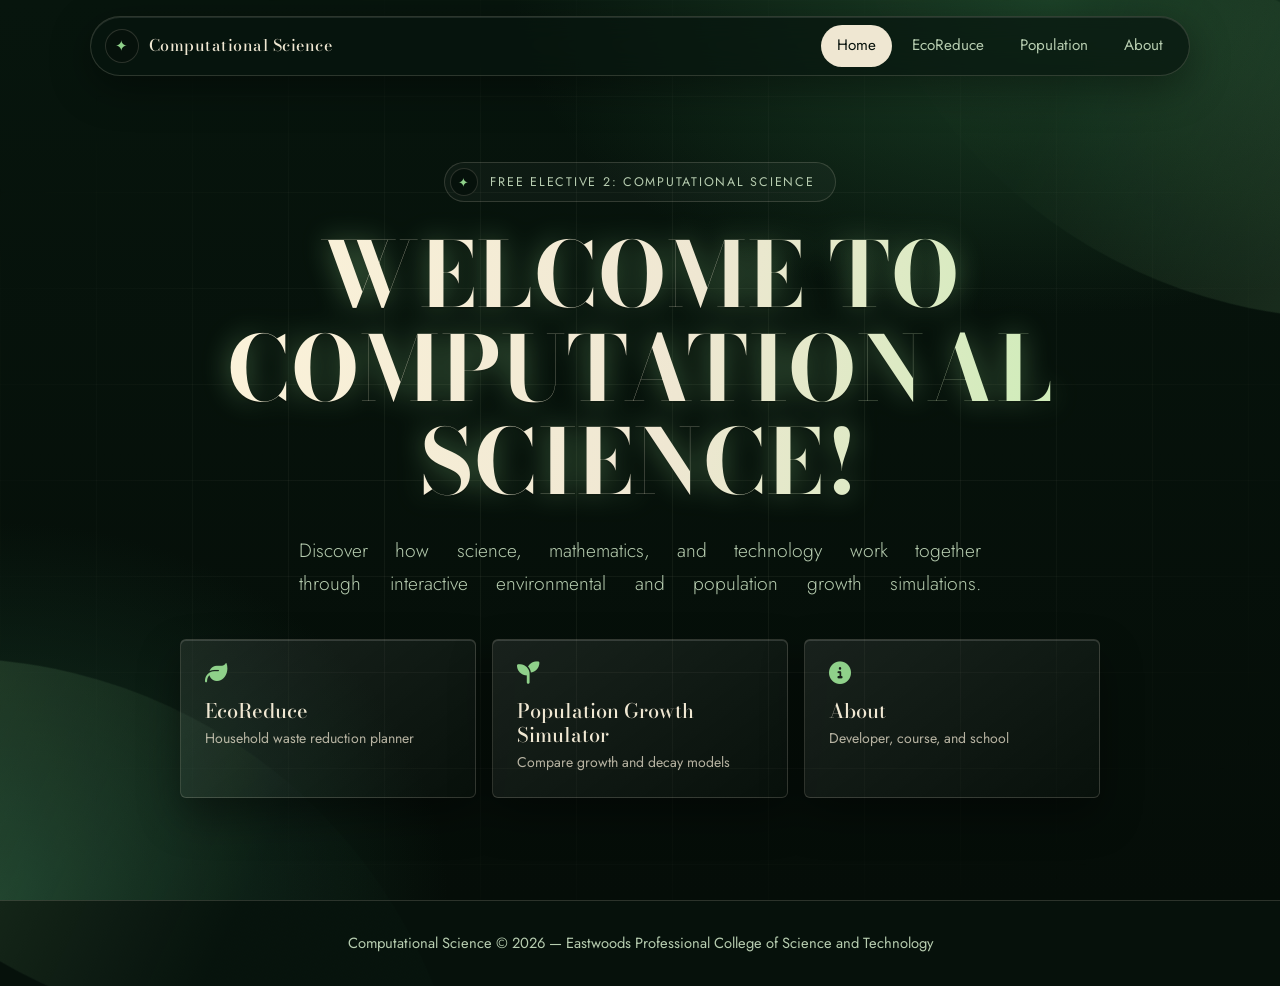
<file: index.html>
<!DOCTYPE html>
<html lang="en">
<head>
<meta charset="UTF-8">
<meta name="viewport" content="width=device-width, initial-scale=1">
<title>Computational Science</title>
<script>document.documentElement.classList.add('js')</script>
<link rel="preconnect" href="https://fonts.googleapis.com">
<link rel="preconnect" href="https://fonts.gstatic.com" crossorigin>
<link href="https://fonts.googleapis.com/css2?family=Bodoni+Moda:opsz,wght@6..96,400;6..96,500;6..96,700&family=Jost:wght@300;400;500;600&display=swap" rel="stylesheet">
<link rel="stylesheet" href="https://cdnjs.cloudflare.com/ajax/libs/font-awesome/6.6.0/css/all.min.css">
<link rel="stylesheet" href="css/style.css">
</head>
<body>
<nav class="nav">
  <a class="brand" href="index.html"><span class="emblem">&#10022;</span><span>Computational Science</span></a>
  <ul>
    <li><a class="link" href="index.html">Home</a></li>
    <li><a class="link" href="ecoreduce.html">EcoReduce</a></li>
    <li><a class="link" href="population.html">Population</a></li>
    <li><a class="link" href="about.html">About</a></li>
  </ul>
</nav>

<main class="wrap hero">
  <p class="pill"><span class="emblem">&#10022;</span>Free Elective 2: Computational Science</p>
  <h1 class="display shimmer">Welcome to Computational Science!</h1>
  <p class="lead">Discover how science, mathematics, and technology work together through interactive environmental and population growth simulations.</p>
  <div class="actions">
    <a class="go" href="ecoreduce.html"><i class="fa-solid fa-leaf"></i><strong>EcoReduce</strong><small>Household waste reduction planner</small></a>
    <a class="go" href="population.html"><i class="fa-solid fa-seedling"></i><strong>Population Growth Simulator</strong><small>Compare growth and decay models</small></a>
    <a class="go" href="about.html"><i class="fa-solid fa-circle-info"></i><strong>About</strong><small>Developer, course, and school</small></a>
  </div>
</main>

<footer>
  <p>Computational Science &copy; 2026 &mdash; Eastwoods Professional College of Science and Technology</p>
</footer>
<script src="js/main.js"></script>

</body>
</html>
</file>
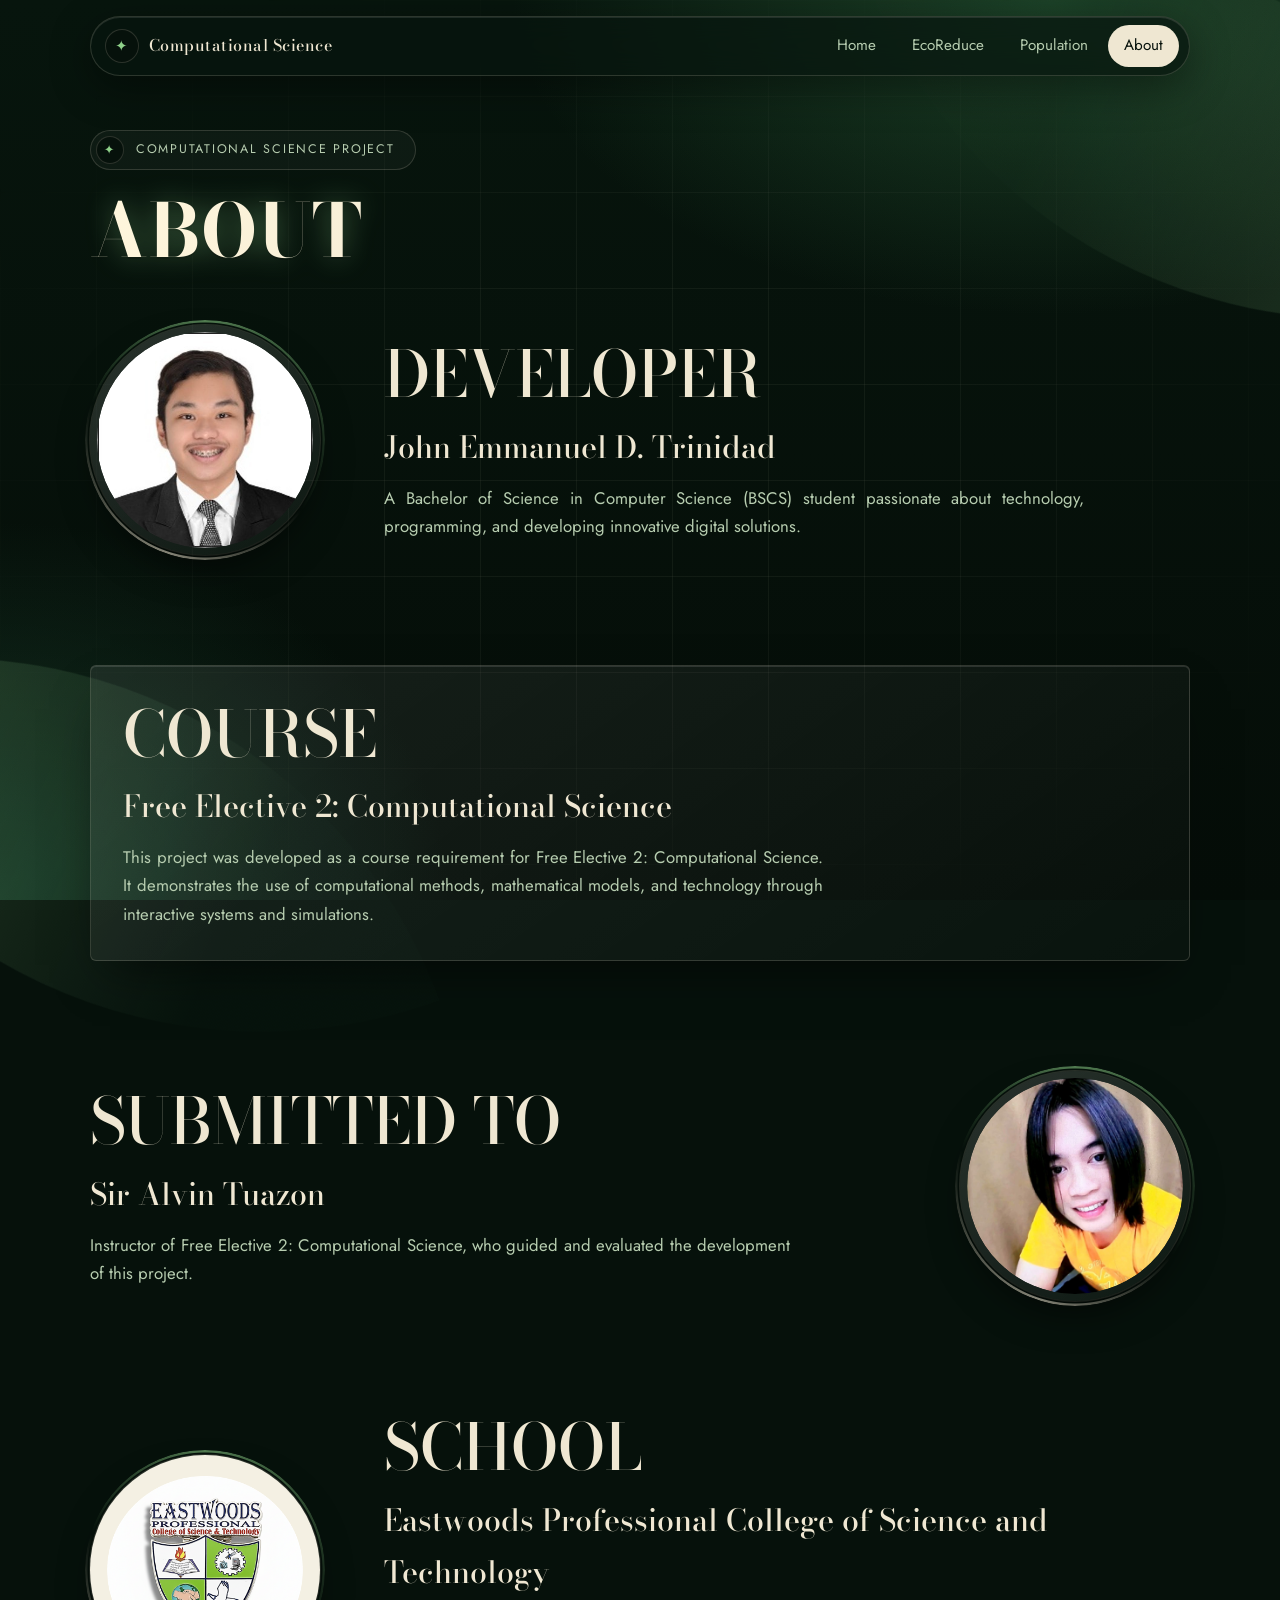
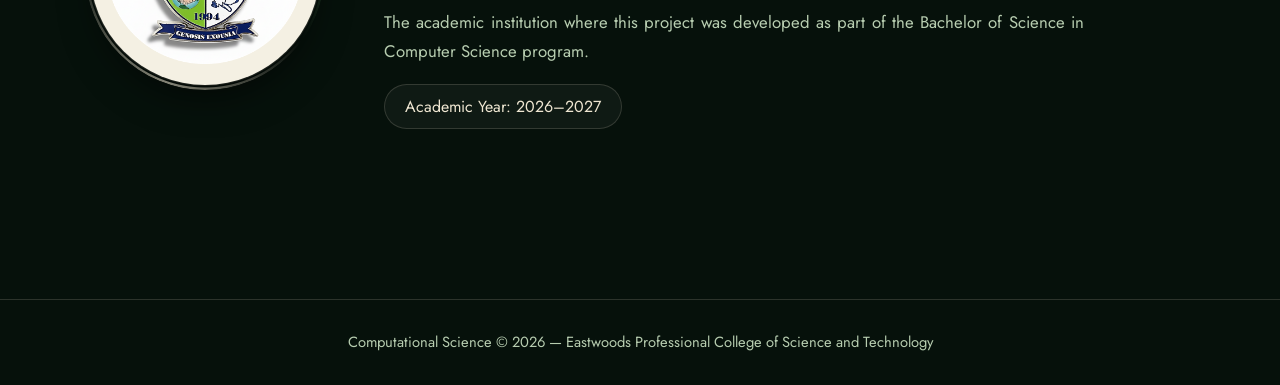
<file: about.html>
<!DOCTYPE html>
<html lang="en">
<head>
<meta charset="UTF-8">
<meta name="viewport" content="width=device-width, initial-scale=1">
<title>About | Computational Science</title>
<script>document.documentElement.classList.add('js')</script>
<link rel="preconnect" href="https://fonts.googleapis.com">
<link rel="preconnect" href="https://fonts.gstatic.com" crossorigin>
<link href="https://fonts.googleapis.com/css2?family=Bodoni+Moda:opsz,wght@6..96,400;6..96,500;6..96,700&family=Jost:wght@300;400;500;600&display=swap" rel="stylesheet">
<link rel="stylesheet" href="https://cdnjs.cloudflare.com/ajax/libs/font-awesome/6.6.0/css/all.min.css">
<link rel="stylesheet" href="css/style.css">
</head>
<body>
<nav class="nav">
  <a class="brand" href="index.html"><span class="emblem">&#10022;</span><span>Computational Science</span></a>
  <ul>
    <li><a class="link" href="index.html">Home</a></li>
    <li><a class="link" href="ecoreduce.html">EcoReduce</a></li>
    <li><a class="link" href="population.html">Population</a></li>
    <li><a class="link" href="about.html">About</a></li>
  </ul>
</nav>

<main class="wrap">
  <header class="page-head">
    <p class="pill"><span class="emblem">&#10022;</span>Computational Science Project</p>
    <h1 class="display shimmer">About</h1>
  </header>

  <section class="about-block reveal" style="margin-top:56px">
    <figure class="photo"><div class="pf"><img src="assets/trinidad.jpg" alt="John Emmanuel D. Trinidad"></div></figure>
    <div>
      <h2 class="h2 display">Developer</h2>
      <h3>John Emmanuel D. Trinidad</h3>
      <p>A Bachelor of Science in Computer Science (BSCS) student passionate about technology, programming, and developing innovative digital solutions.</p>
    </div>
  </section>

  <section class="about-block solo reveal">
    <div class="frame">
      <h2 class="h2 display">Course</h2>
      <h3>Free Elective 2: Computational Science</h3>
      <p>This project was developed as a course requirement for Free Elective 2: Computational Science. It demonstrates the use of computational methods, mathematical models, and technology through interactive systems and simulations.</p>
    </div>
  </section>

  <section class="about-block flip reveal">
    <figure class="photo"><div class="pf"><img src="assets/prof.jpg" alt="Sir Alvin Tuazon"></div></figure>
    <div>
      <h2 class="h2 display">Submitted To</h2>
      <h3>Sir Alvin Tuazon</h3>
      <p>Instructor of Free Elective 2: Computational Science, who guided and evaluated the development of this project.</p>
    </div>
  </section>

  <section class="about-block reveal">
    <figure class="photo logo"><div class="pf"><img src="assets/epcst-logo.png" alt="Eastwoods Professional College of Science and Technology logo"></div></figure>
    <div>
      <h2 class="h2 display">School</h2>
      <h3>Eastwoods Professional College of Science and Technology</h3>
      <p>The academic institution where this project was developed as part of the Bachelor of Science in Computer Science program.</p>
      <span class="ay">Academic Year: 2026&ndash;2027</span>
    </div>
  </section>
</main>

<footer>
  <p>Computational Science &copy; 2026 &mdash; Eastwoods Professional College of Science and Technology</p>
</footer>
<script src="js/main.js"></script>

</body>
</html>
</file>
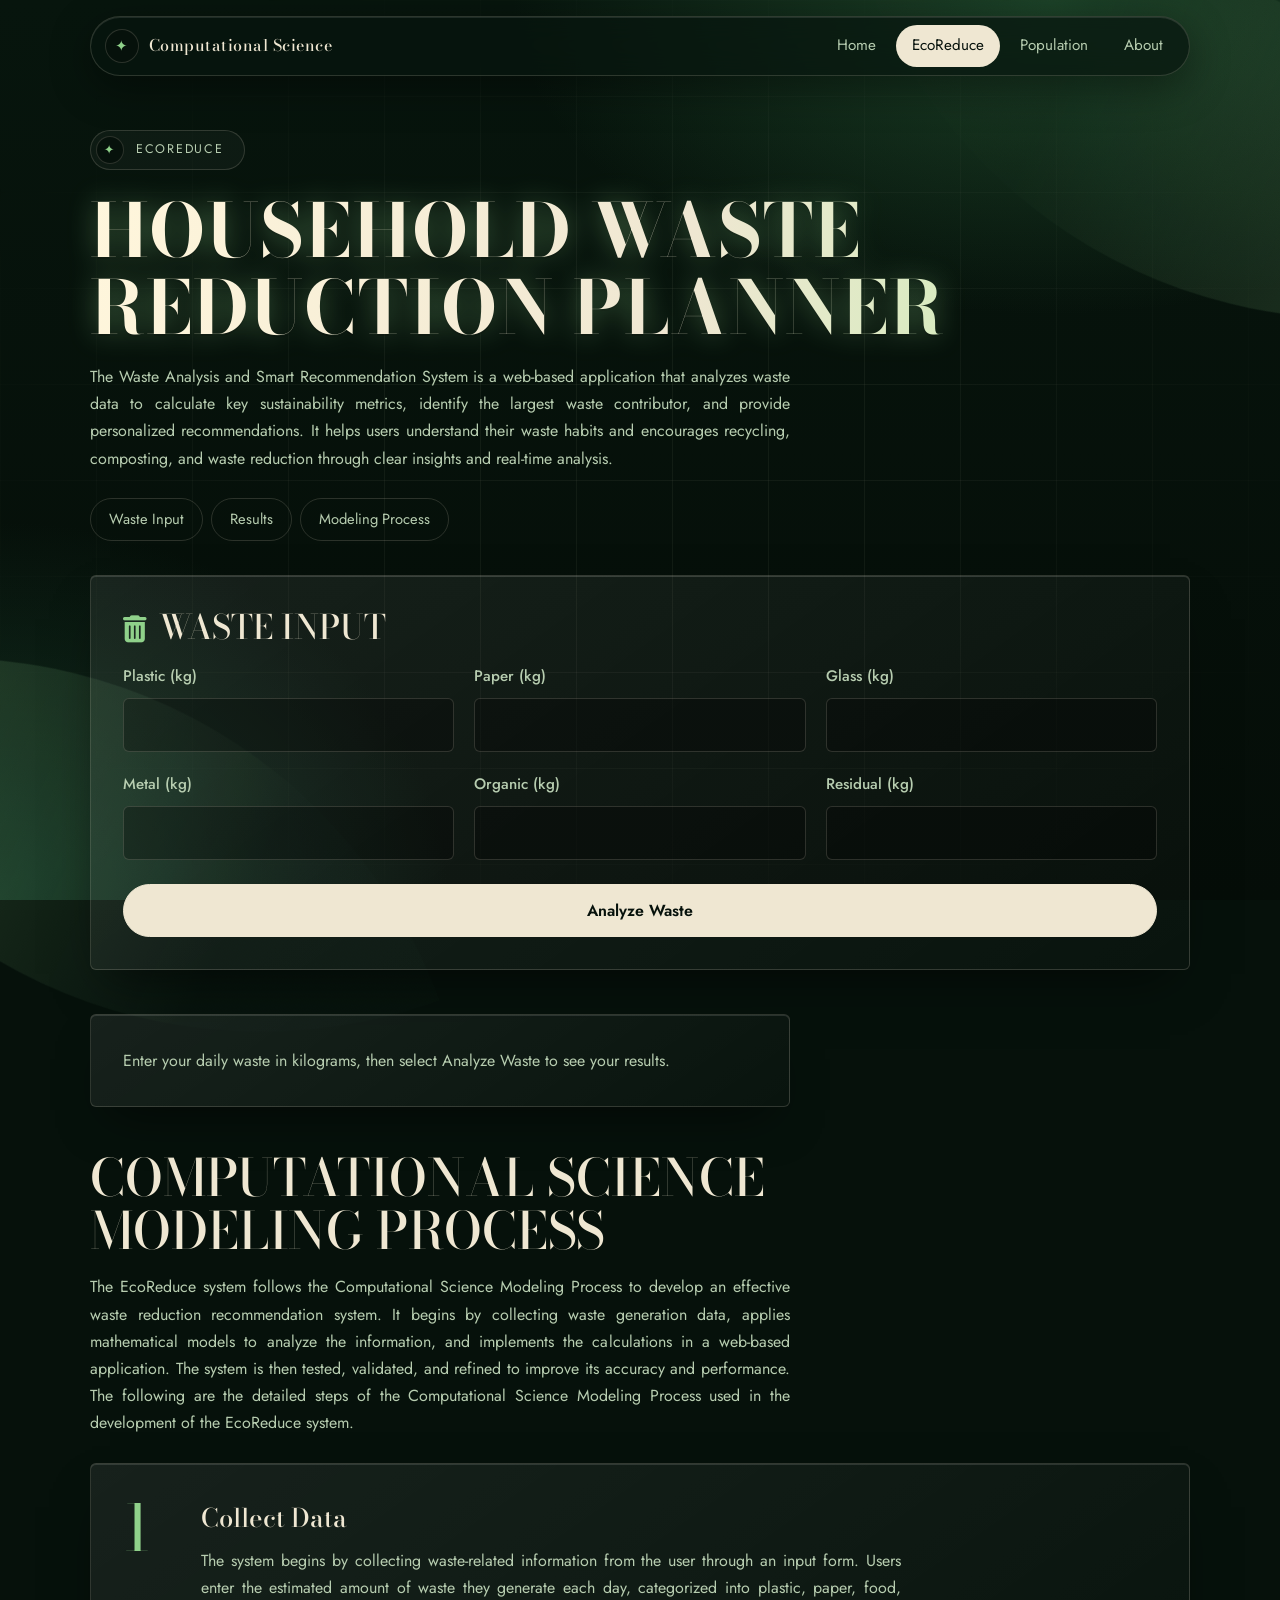
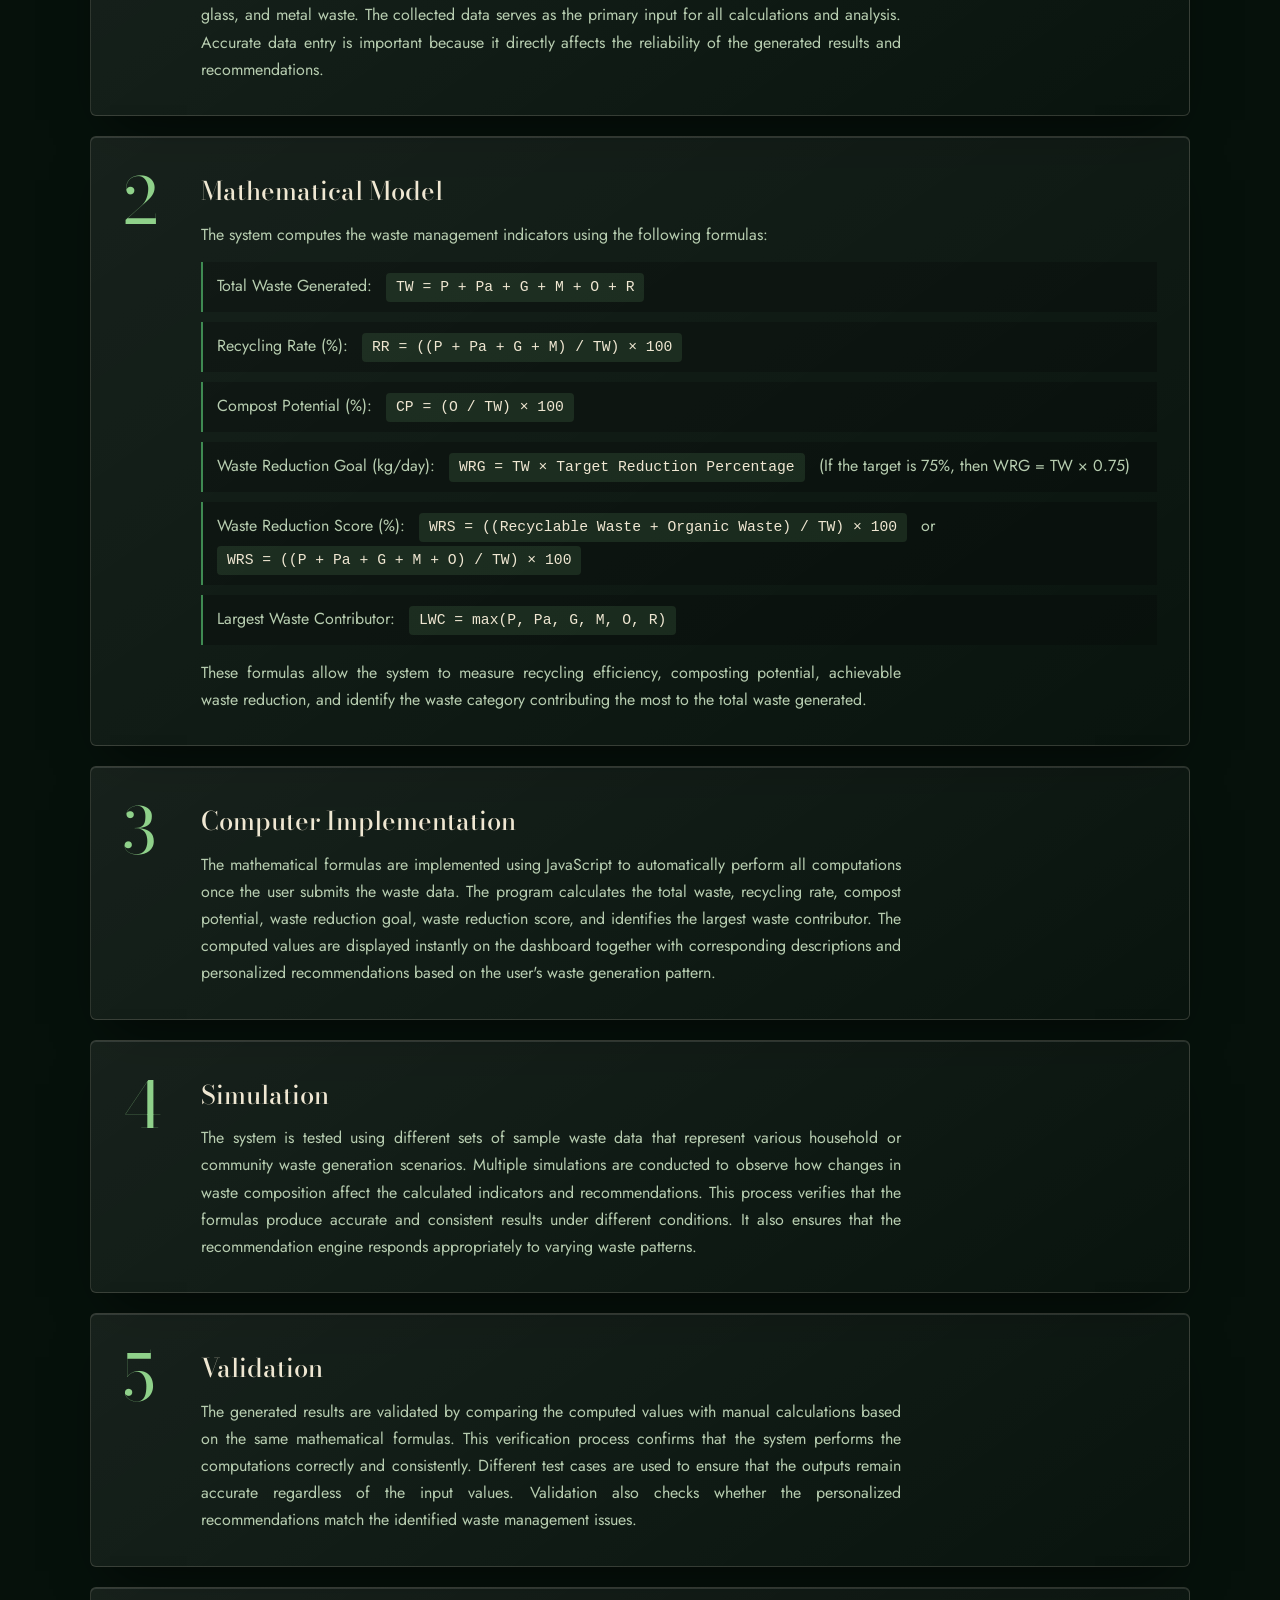
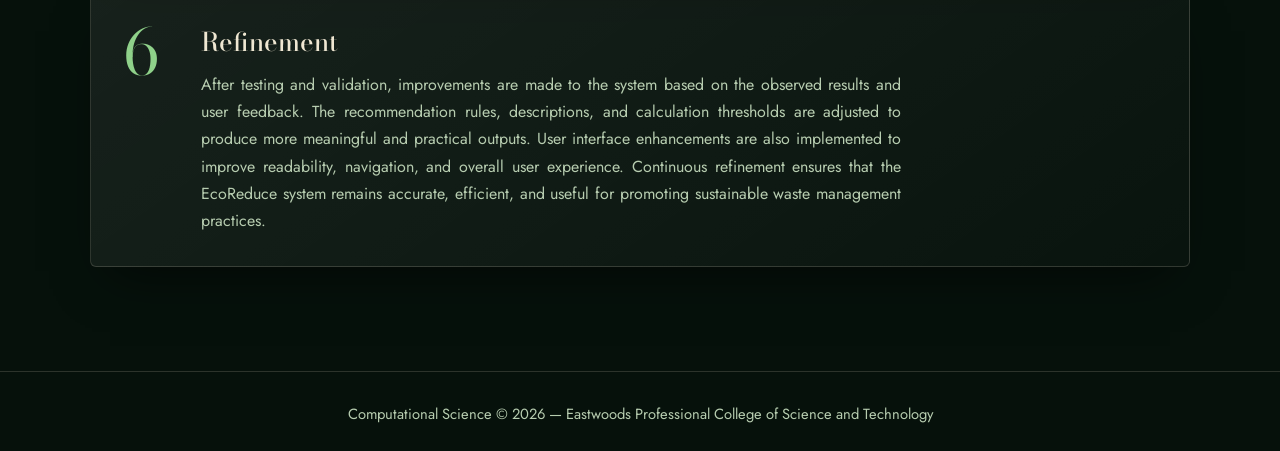
<file: ecoreduce.html>
<!DOCTYPE html>
<html lang="en">
<head>
<meta charset="UTF-8">
<meta name="viewport" content="width=device-width, initial-scale=1">
<title>EcoReduce | Computational Science</title>
<script>document.documentElement.classList.add('js')</script>
<link rel="preconnect" href="https://fonts.googleapis.com">
<link rel="preconnect" href="https://fonts.gstatic.com" crossorigin>
<link href="https://fonts.googleapis.com/css2?family=Bodoni+Moda:opsz,wght@6..96,400;6..96,500;6..96,700&family=Jost:wght@300;400;500;600&display=swap" rel="stylesheet">
<link rel="stylesheet" href="https://cdnjs.cloudflare.com/ajax/libs/font-awesome/6.6.0/css/all.min.css">
<link rel="stylesheet" href="css/style.css">
</head>
<body>
<nav class="nav">
  <a class="brand" href="index.html"><span class="emblem">&#10022;</span><span>Computational Science</span></a>
  <ul>
    <li><a class="link" href="index.html">Home</a></li>
    <li><a class="link" href="ecoreduce.html">EcoReduce</a></li>
    <li><a class="link" href="population.html">Population</a></li>
    <li><a class="link" href="about.html">About</a></li>
  </ul>
</nav>

<main class="wrap">
  <header class="page-head">
    <p class="pill"><span class="emblem">&#10022;</span>EcoReduce</p>
    <h1 class="display shimmer">Household Waste Reduction Planner</h1>
    <p class="muted">The Waste Analysis and Smart Recommendation System is a web-based application that analyzes waste data to calculate key sustainability metrics, identify the largest waste contributor, and provide personalized recommendations. It helps users understand their waste habits and encourages recycling, composting, and waste reduction through clear insights and real-time analysis.</p>
  </header>

  <div class="subnav">
    <a class="chip" href="#planner">Waste Input</a>
    <a class="chip" href="#results">Results</a>
    <a class="chip" href="#process">Modeling Process</a>
  </div>

  <section class="frame sec" id="planner">
    <h2 class="h2"><i class="fa-solid fa-trash-can"></i>Waste Input</h2>
    <div class="g3">
      <label>Plastic (kg)<input type="number" id="plastic" min="0" step="any" inputmode="decimal"></label>
      <label>Paper (kg)<input type="number" id="paper" min="0" step="any" inputmode="decimal"></label>
      <label>Glass (kg)<input type="number" id="glass" min="0" step="any" inputmode="decimal"></label>
      <label>Metal (kg)<input type="number" id="metal" min="0" step="any" inputmode="decimal"></label>
      <label>Organic (kg)<input type="number" id="organic" min="0" step="any" inputmode="decimal"></label>
      <label>Residual (kg)<input type="number" id="residual" min="0" step="any" inputmode="decimal"></label>
    </div>
    <button class="btn wide" id="analyzeBtn" type="button">Analyze Waste</button>
  </section>

  <section id="results" class="sec">
    <p class="frame muted" id="placeholder">Enter your daily waste in kilograms, then select Analyze Waste to see your results.</p>

    <div id="analysisResults" class="stack">
      <div class="g3">
        <div class="frame stat lift"><i class="ic fa-solid fa-trash"></i><h3>Total Waste</h3><p class="num" id="total">0 kg</p><p class="small">Daily household waste generated.</p></div>
        <div class="frame stat lift"><i class="ic fa-solid fa-calendar"></i><h3>Monthly Prediction</h3><p class="num" id="monthly">0 kg</p><p class="small">Estimated waste in 30 days.</p></div>
        <div class="frame stat lift"><i class="ic fa-solid fa-earth-asia"></i><h3>Annual Prediction</h3><p class="num" id="annual">0 kg</p><p class="small">Estimated waste for one year.</p></div>
      </div>

      <div class="g2">
        <div class="frame analysis lift">
          <h2 class="h2"><i class="fa-solid fa-recycle"></i>Recycling Rate</h2>
          <p class="num" id="recycle">0%</p>
          <div class="progress"><div id="recycleBar"></div></div>
          <p class="muted">The percentage shown above represents your Recycling Rate, indicating how much of your total waste can be recycled instead of being sent to landfills. Improving your recycling habits contributes to a cleaner environment, lowers landfill waste, and supports a more sustainable future.</p>
        </div>
        <div class="frame analysis lift">
          <h2 class="h2"><i class="fa-solid fa-seedling"></i>Compost Potential</h2>
          <p class="num" id="compost">0%</p>
          <div class="progress"><div id="compostBar"></div></div>
          <p class="muted">The percentage shown above represents your Compost Potential, indicating how much of your total waste consists of biodegradable materials that can be composted. Improving your composting practices enriches soil with natural nutrients, and supports a healthier and more sustainable environment.</p>
        </div>
      </div>

      <div class="g2">
        <div class="frame analysis lift">
          <h2 class="h2"><i class="fa-solid fa-bullseye"></i>Waste Reduction Goal</h2>
          <p class="num" id="goal">0 kg</p>
          <p class="muted">The value shown above represents your Waste Reduction Goal, indicating the target amount of waste you should reduce to improve your overall waste management. Achieving this goal helps minimize environmental impact, decreases landfill waste, and promotes more sustainable waste disposal habits.</p>
        </div>
        <div class="frame analysis lift">
          <h2 class="h2"><i class="fa-solid fa-earth-asia"></i>Waste Reduction Score</h2>
          <p class="num" id="score">0%</p>
          <div class="progress"><div id="scoreBar"></div></div>
          <p class="muted">The percentage shown above represents your Waste Reduction Score. Improving your waste reduction score helps conserve resources, reduce environmental pollution, and build more sustainable daily habits.</p>
        </div>
      </div>

      <div class="frame analysis">
        <h2 class="h2"><i class="fa-solid fa-chart-pie"></i>Largest Waste Contributor</h2>
        <p class="num largest-name" id="largest">-</p>
        <p class="muted">The material shown above is your Largest Waste Contributor, meaning it makes up the highest portion of your total waste generated. Identifying your largest waste source helps you understand which type of waste has the greatest impact on your overall waste production. Reducing the use of this material or improving how it is reused and recycled can significantly decrease your overall waste and support a cleaner, more sustainable environment.</p>
      </div>

      <div class="frame analysis">
        <h2 class="h2"><i class="fa-solid fa-lightbulb"></i>Recommendation</h2>
        <p class="muted" id="recommendation">Proper waste management starts with reducing waste, reusing materials whenever possible, and recycling items correctly. Practicing waste segregation and disposing of waste responsibly helps protect the environment and reduces the amount of waste sent to landfills. Composting biodegradable waste is another effective way to minimize waste while producing nutrient-rich material for plants and gardens. By making these habits part of your daily routine, you can contribute to a cleaner, healthier, and more sustainable community.</p>
      </div>
    </div>
  </section>

  <section id="process" class="sec">
    <h2 class="display" style="font-size:clamp(1.8rem,4.4vw,3.2rem);margin-bottom:16px">Computational Science Modeling Process</h2>
    <p class="muted">The EcoReduce system follows the Computational Science Modeling Process to develop an effective waste reduction recommendation system. It begins by collecting waste generation data, applies mathematical models to analyze the information, and implements the calculations in a web-based application. The system is then tested, validated, and refined to improve its accuracy and performance. The following are the detailed steps of the Computational Science Modeling Process used in the development of the EcoReduce system.</p>

    <div class="steps">
      <article class="frame step reveal"><span class="n">1</span><div><h3>Collect Data</h3><p class="muted">The system begins by collecting waste-related information from the user through an input form. Users enter the estimated amount of waste they generate each day, categorized into plastic, paper, food, glass, and metal waste. The collected data serves as the primary input for all calculations and analysis. Accurate data entry is important because it directly affects the reliability of the generated results and recommendations.</p></div></article>

      <article class="frame step reveal"><span class="n">2</span><div><h3>Mathematical Model</h3>
        <p class="muted">The system computes the waste management indicators using the following formulas:</p>
        <ul class="formulas">
          <li><span>Total Waste Generated:</span><code>TW = P + Pa + G + M + O + R</code></li>
          <li><span>Recycling Rate (%):</span><code>RR = ((P + Pa + G + M) / TW) × 100</code></li>
          <li><span>Compost Potential (%):</span><code>CP = (O / TW) × 100</code></li>
          <li><span>Waste Reduction Goal (kg/day):</span><code>WRG = TW × Target Reduction Percentage</code><span>(If the target is 75%, then WRG = TW × 0.75)</span></li>
          <li><span>Waste Reduction Score (%):</span><code>WRS = ((Recyclable Waste + Organic Waste) / TW) × 100</code><span>or</span><code>WRS = ((P + Pa + G + M + O) / TW) × 100</code></li>
          <li><span>Largest Waste Contributor:</span><code>LWC = max(P, Pa, G, M, O, R)</code></li>
        </ul>
        <p class="muted">These formulas allow the system to measure recycling efficiency, composting potential, achievable waste reduction, and identify the waste category contributing the most to the total waste generated.</p></div></article>

      <article class="frame step reveal"><span class="n">3</span><div><h3>Computer Implementation</h3><p class="muted">The mathematical formulas are implemented using JavaScript to automatically perform all computations once the user submits the waste data. The program calculates the total waste, recycling rate, compost potential, waste reduction goal, waste reduction score, and identifies the largest waste contributor. The computed values are displayed instantly on the dashboard together with corresponding descriptions and personalized recommendations based on the user's waste generation pattern.</p></div></article>

      <article class="frame step reveal"><span class="n">4</span><div><h3>Simulation</h3><p class="muted">The system is tested using different sets of sample waste data that represent various household or community waste generation scenarios. Multiple simulations are conducted to observe how changes in waste composition affect the calculated indicators and recommendations. This process verifies that the formulas produce accurate and consistent results under different conditions. It also ensures that the recommendation engine responds appropriately to varying waste patterns.</p></div></article>

      <article class="frame step reveal"><span class="n">5</span><div><h3>Validation</h3><p class="muted">The generated results are validated by comparing the computed values with manual calculations based on the same mathematical formulas. This verification process confirms that the system performs the computations correctly and consistently. Different test cases are used to ensure that the outputs remain accurate regardless of the input values. Validation also checks whether the personalized recommendations match the identified waste management issues.</p></div></article>

      <article class="frame step reveal"><span class="n">6</span><div><h3>Refinement</h3><p class="muted">After testing and validation, improvements are made to the system based on the observed results and user feedback. The recommendation rules, descriptions, and calculation thresholds are adjusted to produce more meaningful and practical outputs. User interface enhancements are also implemented to improve readability, navigation, and overall user experience. Continuous refinement ensures that the EcoReduce system remains accurate, efficient, and useful for promoting sustainable waste management practices.</p></div></article>
    </div>
  </section>
</main>

<footer>
  <p>Computational Science &copy; 2026 &mdash; Eastwoods Professional College of Science and Technology</p>
</footer>
<script src="js/main.js"></script>
<script src="js/ecoreduce.js"></script>
</body>
</html>
</file>
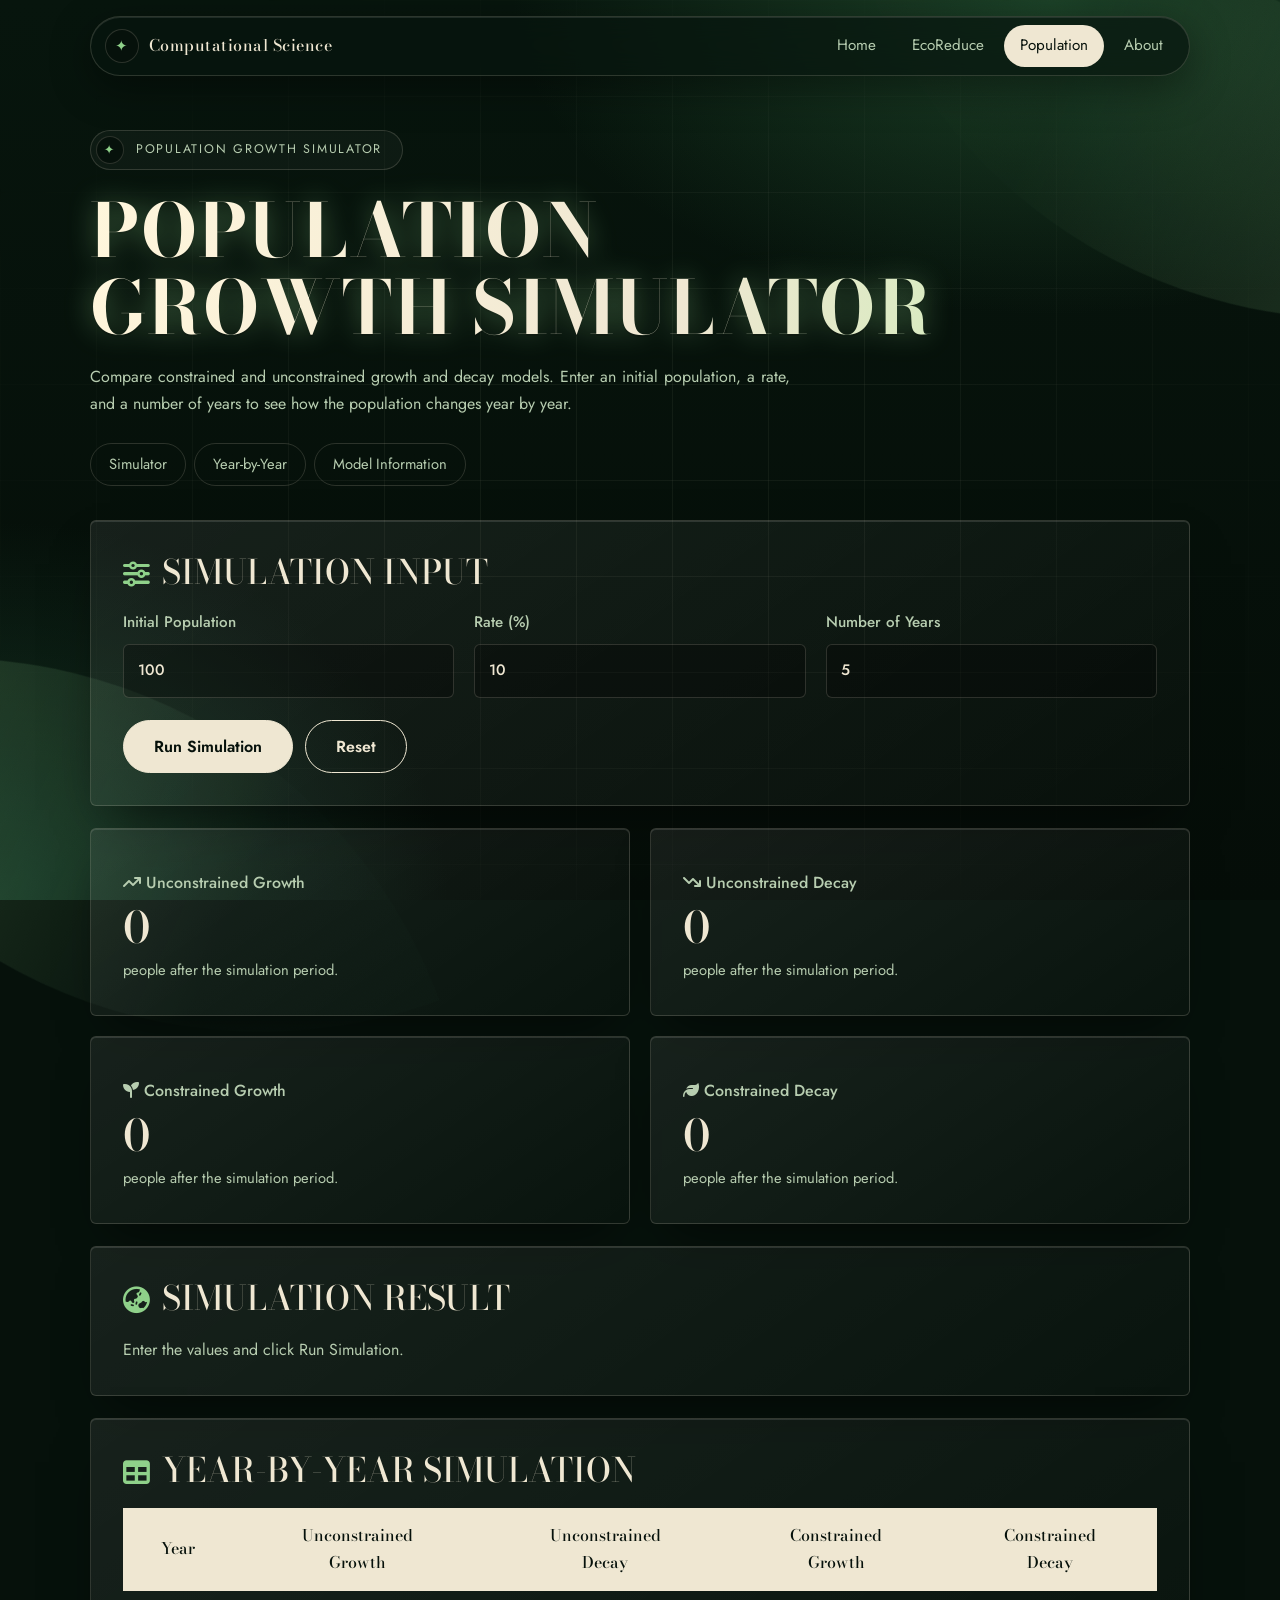
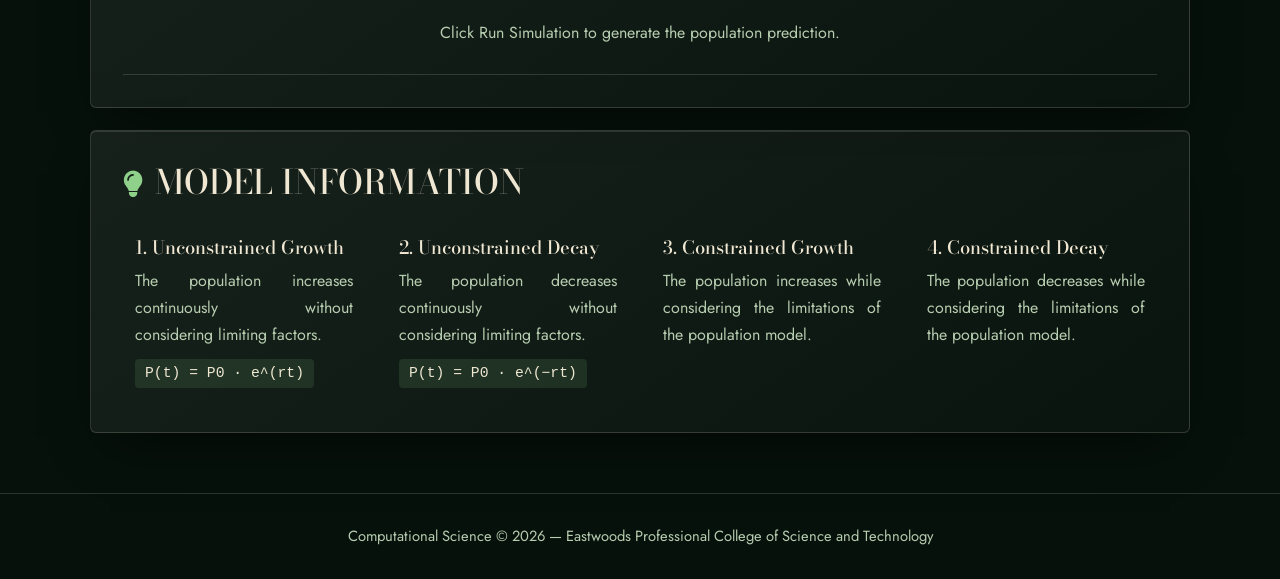
<file: population.html>
<!DOCTYPE html>
<html lang="en">
<head>
<meta charset="UTF-8">
<meta name="viewport" content="width=device-width, initial-scale=1">
<title>Population Growth Simulator | Computational Science</title>
<script>document.documentElement.classList.add('js')</script>
<link rel="preconnect" href="https://fonts.googleapis.com">
<link rel="preconnect" href="https://fonts.gstatic.com" crossorigin>
<link href="https://fonts.googleapis.com/css2?family=Bodoni+Moda:opsz,wght@6..96,400;6..96,500;6..96,700&family=Jost:wght@300;400;500;600&display=swap" rel="stylesheet">
<link rel="stylesheet" href="https://cdnjs.cloudflare.com/ajax/libs/font-awesome/6.6.0/css/all.min.css">
<link rel="stylesheet" href="css/style.css">
</head>
<body>
<nav class="nav">
  <a class="brand" href="index.html"><span class="emblem">&#10022;</span><span>Computational Science</span></a>
  <ul>
    <li><a class="link" href="index.html">Home</a></li>
    <li><a class="link" href="ecoreduce.html">EcoReduce</a></li>
    <li><a class="link" href="population.html">Population</a></li>
    <li><a class="link" href="about.html">About</a></li>
  </ul>
</nav>

<main class="wrap">
  <header class="page-head">
    <p class="pill"><span class="emblem">&#10022;</span>Population Growth Simulator</p>
    <h1 class="display shimmer">Population Growth Simulator</h1>
    <p class="muted">Compare constrained and unconstrained growth and decay models. Enter an initial population, a rate, and a number of years to see how the population changes year by year.</p>
  </header>

  <div class="subnav">
    <a class="chip" href="#simulator">Simulator</a>
    <a class="chip" href="#table-section">Year-by-Year</a>
    <a class="chip" href="#model-info">Model Information</a>
  </div>

  <div class="stack">
    <section class="frame" id="simulator">
      <h2 class="h2"><i class="fa-solid fa-sliders"></i>Simulation Input</h2>
      <div class="g3">
        <label>Initial Population<input type="number" id="initialInput" value="100" min="0" step="any"></label>
        <label>Rate (%)<input type="number" id="rateInput" value="10" min="0" step="any"></label>
        <label>Number of Years<input type="number" id="yearsInput" value="5" min="1" step="1"></label>
      </div>
      <p class="error" id="errorMsg" role="alert" hidden>Please enter valid values.</p>
      <div class="btn-row">
        <button id="runBtn" class="btn" type="button">Run Simulation</button>
        <button id="resetBtn" class="btn ghost" type="button">Reset</button>
      </div>
    </section>

    <section class="g2" aria-live="polite">
      <div class="frame stat lift"><h3><i class="fa-solid fa-arrow-trend-up"></i> Unconstrained Growth</h3><p class="num" id="resUG">0</p><p class="note">people after the simulation period.</p></div>
      <div class="frame stat lift"><h3><i class="fa-solid fa-arrow-trend-down"></i> Unconstrained Decay</h3><p class="num" id="resUD">0</p><p class="note">people after the simulation period.</p></div>
      <div class="frame stat lift"><h3><i class="fa-solid fa-seedling"></i> Constrained Growth</h3><p class="num" id="resCG">0</p><p class="note">people after the simulation period.</p></div>
      <div class="frame stat lift"><h3><i class="fa-solid fa-leaf"></i> Constrained Decay</h3><p class="num" id="resCD">0</p><p class="note">people after the simulation period.</p></div>
    </section>

    <section class="frame" id="result-section">
      <h2 class="h2"><i class="fa-solid fa-earth-asia"></i>Simulation Result</h2>
      <p class="muted" id="resultText">Enter the values and click Run Simulation.</p>
    </section>

    <section class="frame" id="table-section">
      <h2 class="h2"><i class="fa-solid fa-table"></i>Year-by-Year Simulation</h2>
      <div class="table-wrap">
        <table>
          <thead>
            <tr>
              <th>Year</th>
              <th>Unconstrained<br>Growth</th>
              <th>Unconstrained<br>Decay</th>
              <th>Constrained<br>Growth</th>
              <th>Constrained<br>Decay</th>
            </tr>
          </thead>
          <tbody id="tableBody">
            <tr><td colspan="5" class="empty">Click Run Simulation to generate the population prediction.</td></tr>
          </tbody>
        </table>
      </div>
    </section>

    <section class="frame" id="model-info">
      <h2 class="h2"><i class="fa-solid fa-lightbulb"></i>Model Information</h2>
      <div class="info-grid">
        <div><h4>1. Unconstrained Growth</h4><p>The population increases continuously without considering limiting factors.</p><code>P(t) = P0 · e^(rt)</code></div>
        <div><h4>2. Unconstrained Decay</h4><p>The population decreases continuously without considering limiting factors.</p><code>P(t) = P0 · e^(−rt)</code></div>
        <div><h4>3. Constrained Growth</h4><p>The population increases while considering the limitations of the population model.</p></div>
        <div><h4>4. Constrained Decay</h4><p>The population decreases while considering the limitations of the population model.</p></div>
      </div>
    </section>
  </div>
</main>

<footer>
  <p>Computational Science &copy; 2026 &mdash; Eastwoods Professional College of Science and Technology</p>
</footer>
<script src="js/main.js"></script>
<script src="js/population.js"></script>
</body>
</html>
</file>
<file: css/style.css>
/* =========================================================
   Computational Science Platform - shared theme
   Forest black + cream (Reference 3), leafy mood (Reference 1)
   ========================================================= */

/* ---------- Tokens ---------- */
:root{
  --ink:#06110b; --forest:#0b1f15; --moss:#173a28; --fern:#3f8a52;
  --leaf:#8fd18a; --sage:#b7cdb0; --cream:#efe7d2;
  --line:rgba(239,231,210,.16);
  --display:'Bodoni Moda',Georgia,serif;
  --body:'Jost',system-ui,sans-serif;
  --ease:cubic-bezier(.22,.8,.2,1);
}

/* ---------- Base ---------- */
*{margin:0;padding:0;box-sizing:border-box}
html{scroll-behavior:smooth;scroll-padding-top:96px}
body{font-family:var(--body);color:var(--cream);background:var(--ink);line-height:1.7;min-height:100vh;overflow-x:hidden}
p{max-width:70ch}
a{color:inherit}

/* Background: gradient glow + manipis na grid (galing sa Reference 3) */
body::before{content:"";position:fixed;inset:0;z-index:-2;
  background:
    radial-gradient(60% 50% at 82% 0%,rgba(63,138,82,.38),transparent 70%),
    radial-gradient(50% 60% at 0% 100%,rgba(23,58,40,.9),transparent 70%),
    linear-gradient(180deg,#07150d,#050d08)}
body::after{content:"";position:fixed;inset:0;z-index:-1;pointer-events:none;opacity:.35;
  background-image:linear-gradient(var(--line) 1px,transparent 1px),linear-gradient(90deg,var(--line) 1px,transparent 1px);
  background-size:96px 96px;
  -webkit-mask-image:radial-gradient(ellipse at center,#000 30%,transparent 85%);
  mask-image:radial-gradient(ellipse at center,#000 30%,transparent 85%)}

/* Leaves na lumulutang (nilalagay ng main.js) */
.leaf{position:fixed;top:-10vh;z-index:-1;width:var(--s);height:var(--s);opacity:.18;
  border-radius:0 100% 0 100%;background:linear-gradient(135deg,var(--leaf),var(--fern) 60%,var(--moss));
  animation:drift var(--d) linear infinite;animation-delay:var(--l)}
@keyframes drift{to{transform:translate3d(var(--x),115vh,0) rotate(360deg)}}
.bigleaf{position:fixed;z-index:-1;width:min(46vw,520px);aspect-ratio:1;border-radius:0 100% 0 100%;
  background:linear-gradient(135deg,rgba(143,209,138,.22),rgba(23,58,40,.04) 70%);
  animation:sway 14s ease-in-out infinite alternate}
.bigleaf.a{left:-12vw;bottom:-16vw;rotate:-20deg}
.bigleaf.b{right:-14vw;top:-10vw;rotate:160deg;animation-delay:-6s}
@keyframes sway{to{transform:translateY(-22px)}}

/* ---------- Navigation (pill banner) ---------- */
.nav{position:fixed;top:16px;left:50%;transform:translateX(-50%);z-index:50;
  width:min(1100px,calc(100% - 24px));display:flex;align-items:center;justify-content:space-between;gap:12px;
  padding:8px 10px 8px 14px;border:1px solid var(--line);border-radius:999px;
  background:rgba(8,22,14,.72);-webkit-backdrop-filter:blur(14px);backdrop-filter:blur(14px);
  box-shadow:inset 0 1px 0 rgba(255,255,255,.1),0 12px 40px rgba(0,0,0,.4)}
.brand{display:flex;align-items:center;gap:10px;text-decoration:none;white-space:nowrap;
  font-family:var(--display);font-weight:500;letter-spacing:.03em}
.emblem{flex:none;width:34px;height:34px;border-radius:50%;display:inline-grid;place-items:center;
  background:var(--ink);border:1px solid var(--line);color:var(--leaf);font-size:.95rem;
  transition:transform .8s var(--ease)}
.brand:hover .emblem{transform:rotate(180deg)}
.nav ul{display:flex;gap:4px;list-style:none}
.link{display:block;padding:8px 16px;border-radius:999px;color:var(--sage);text-decoration:none;font-size:.95rem;
  transition:background .3s,color .3s}
.link:hover{background:rgba(239,231,210,.12);color:var(--cream)}
.link.active{background:var(--cream);color:var(--ink)}

/* ---------- Layout ---------- */
.wrap{width:min(1100px,calc(100% - 32px));margin:0 auto;padding:130px 0 60px}
.stack>*+*{margin-top:22px}
.g3{display:grid;grid-template-columns:repeat(3,1fr);gap:20px}
.g2{display:grid;grid-template-columns:repeat(2,1fr);gap:20px}
.sec{margin-bottom:44px}
footer{text-align:center;padding:30px 16px;color:var(--sage);border-top:1px solid var(--line);font-size:.92rem}
footer p{margin:0 auto}

/* ---------- Type ---------- */
.display{font-family:var(--display);font-weight:500;text-transform:uppercase;line-height:1.04;
  font-size:clamp(2.2rem,6vw,4.6rem);text-wrap:balance}
/* Title na nag-iiba ang kulay (shimmer) */
.shimmer{background:linear-gradient(100deg,var(--cream) 20%,var(--leaf) 45%,var(--sage) 55%,var(--cream) 80%);
  background-size:250% 100%;-webkit-background-clip:text;background-clip:text;color:transparent;
  animation:shine 8s ease-in-out infinite alternate}
@keyframes shine{to{background-position:100% 0}}
.h2{font-family:var(--display);font-weight:500;text-transform:uppercase;font-size:clamp(1.4rem,3vw,2.1rem);
  line-height:1.15;margin-bottom:18px}
.h2 i{color:var(--leaf);margin-right:12px;font-size:.8em}
.muted{color:var(--sage)}
.lead{max-width:60ch;color:var(--sage);font-size:clamp(1rem,1.6vw,1.2rem);font-weight:300}
.pill{display:inline-flex;align-items:center;gap:12px;padding:5px 20px 5px 5px;border:1px solid var(--line);
  border-radius:999px;font-size:.78rem;letter-spacing:.14em;text-transform:uppercase;color:var(--sage);
  background:rgba(255,255,255,.03)}
.pill .emblem{width:28px;height:28px;font-size:.8rem}
.page-head{margin-bottom:8px}
.page-head .display{margin:22px 0 18px}

/* ---------- Frames (beveled, galing sa Reference 3) ---------- */
.frame{position:relative;padding:clamp(20px,3vw,32px);border:1px solid var(--line);border-radius:6px;
  background:linear-gradient(145deg,rgba(255,255,255,.07),rgba(255,255,255,.015));
  box-shadow:inset 0 1px 0 rgba(255,255,255,.12),0 24px 50px -20px rgba(0,0,0,.6);
  transition:transform .45s var(--ease),border-color .35s,box-shadow .35s}
.lift:hover{transform:translateY(-5px);border-color:rgba(143,209,138,.5);
  box-shadow:inset 0 1px 0 rgba(255,255,255,.16),0 30px 60px -20px rgba(63,138,82,.45)}

/* ---------- Buttons ---------- */
.btn{display:inline-flex;align-items:center;justify-content:center;gap:10px;padding:14px 30px;
  border:1px solid var(--cream);border-radius:999px;font:600 1rem var(--body);cursor:pointer;
  color:var(--ink);background:var(--cream);position:relative;overflow:hidden;isolation:isolate;
  transition:transform .35s var(--ease),box-shadow .35s}
.btn::before{content:"";position:absolute;inset:0;z-index:-1;background:linear-gradient(90deg,var(--leaf),var(--sage));
  transform:translateX(-101%);transition:transform .45s var(--ease)}
.btn:hover{transform:translateY(-2px);box-shadow:0 12px 30px -8px rgba(143,209,138,.55)}
.btn:hover::before{transform:none}
.btn:active{transform:scale(.98)}
.btn.ghost{background:transparent;color:var(--cream)}
.btn.ghost::before{background:rgba(239,231,210,.14)}
.btn.wide{width:100%;margin-top:24px}
.btn-row{display:flex;gap:12px;flex-wrap:wrap;margin-top:22px}
a:focus-visible,.btn:focus-visible{outline:2px solid var(--leaf);outline-offset:3px}

/* Sub navigation chips */
.subnav{display:flex;gap:8px;flex-wrap:wrap;margin:26px 0 34px}
.chip{padding:8px 18px;border:1px solid var(--line);border-radius:999px;color:var(--sage);text-decoration:none;
  font-size:.92rem;transition:background .3s,color .3s,border-color .3s}
.chip:hover{background:var(--cream);color:var(--ink);border-color:var(--cream)}

/* ---------- Home ---------- */
.hero{min-height:100svh;display:flex;flex-direction:column;align-items:center;justify-content:center;
  text-align:center;gap:26px;padding:120px 0 60px}
.hero .display{font-size:clamp(1.9rem,7vw,6rem);overflow-wrap:break-word}
.hero>*{opacity:0;animation:rise .9s var(--ease) forwards}
.hero>:nth-child(2){animation-delay:.12s}.hero>:nth-child(3){animation-delay:.26s}.hero>:nth-child(4){animation-delay:.4s}
@keyframes rise{from{opacity:0;transform:translateY(22px)}to{opacity:1;transform:none}}
.actions{display:grid;grid-template-columns:repeat(3,1fr);gap:16px;width:min(920px,100%);margin-top:14px;text-align:left}
.go{position:relative;overflow:hidden;isolation:isolate;display:flex;flex-direction:column;gap:4px;
  padding:22px 24px;border:1px solid var(--line);border-radius:6px;text-decoration:none;
  background:linear-gradient(145deg,rgba(255,255,255,.08),rgba(255,255,255,.015));
  box-shadow:inset 0 1px 0 rgba(255,255,255,.14),0 18px 40px rgba(0,0,0,.4);
  transition:transform .45s var(--ease),color .35s,border-color .35s}
.go::before{content:"";position:absolute;inset:0;z-index:-1;background:var(--cream);
  transform:translateY(101%);transition:transform .45s var(--ease)}
.go:hover{transform:translateY(-5px);color:var(--ink);border-color:var(--cream)}
.go:hover::before{transform:none}
.go i{font-size:1.4rem;color:var(--leaf);margin-bottom:10px;transition:transform .45s var(--ease),color .35s}
.go:hover i{transform:translateX(6px) rotate(-12deg);color:var(--fern)}
.go strong{font-family:var(--display);font-weight:500;font-size:1.25rem;line-height:1.2}
.go small{font-size:.88rem;opacity:.75}

/* ---------- Forms ---------- */
label{display:grid;gap:8px;font-weight:500;color:var(--sage);font-size:.95rem}
input{width:100%;padding:13px 14px;background:rgba(0,0,0,.28);border:1px solid var(--line);border-radius:6px;
  color:var(--cream);font:inherit;transition:border-color .3s,box-shadow .3s}
input:focus{outline:none;border-color:var(--leaf);box-shadow:0 0 0 4px rgba(143,209,138,.15)}
.error{color:#ffb4a8;font-weight:500;margin-top:14px}

/* ---------- Results ---------- */
.stat i.ic{font-size:1.5rem;color:var(--leaf)}
.stat h3{font-weight:500;color:var(--sage);margin-top:8px;font-size:1rem}
.num{font-family:var(--display);font-size:clamp(1.9rem,3.4vw,2.8rem);font-weight:500;line-height:1.15;margin:6px 0}
.stat .note,.stat p.small{color:var(--sage);font-size:.92rem}
.progress{height:10px;border-radius:99px;background:rgba(255,255,255,.08);overflow:hidden;margin:6px 0 4px}
.progress div{width:0;height:100%;background:linear-gradient(90deg,var(--fern),var(--leaf));transition:width 1.2s var(--ease)}
.analysis p.muted{margin-top:14px}
#analysisResults{display:none}
.largest-name{font-size:clamp(2.2rem,5vw,3.6rem);color:var(--leaf)}

/* ---------- Modeling steps ---------- */
.steps{display:grid;gap:20px;margin-top:26px}
.step{display:grid;grid-template-columns:auto 1fr;gap:clamp(14px,3vw,30px);align-items:start}
.step .n{font-family:var(--display);font-size:clamp(2.4rem,5vw,4rem);line-height:1;color:var(--leaf);min-width:1.2ch}
.step h3{font-family:var(--display);font-weight:500;font-size:clamp(1.2rem,2.2vw,1.6rem);margin-bottom:8px}
.formulas{list-style:none;display:grid;gap:10px;margin:14px 0}
.formulas li{display:flex;flex-wrap:wrap;gap:4px 14px;align-items:baseline;padding:10px 14px;
  border-left:2px solid var(--fern);background:rgba(0,0,0,.22)}
.formulas span{color:var(--sage)}
code{display:inline-block;font-family:ui-monospace,Menlo,Consolas,monospace;font-size:.92rem;color:var(--cream);
  background:rgba(143,209,138,.12);padding:2px 10px;border-radius:4px}

/* ---------- Population ---------- */
#resultText{white-space:pre-line}
.table-wrap{overflow-x:auto}
table{width:100%;border-collapse:collapse;min-width:560px}
th,td{padding:14px;text-align:center;border-bottom:1px solid var(--line);font-variant-numeric:tabular-nums}
thead th{font-family:var(--display);font-weight:500;color:var(--ink);background:var(--cream)}
tbody tr{transition:background .25s}
tbody tr:hover{background:rgba(143,209,138,.1)}
td.empty{color:var(--sage);padding:28px}
.info-grid{display:grid;grid-template-columns:repeat(auto-fit,minmax(240px,1fr));gap:22px}
.info-grid h4{font-family:var(--display);font-weight:500;font-size:1.15rem;margin-bottom:4px}
.info-grid p{color:var(--sage)}
.info-grid code{margin-top:10px}

/* ---------- About ---------- */
.about-block{display:grid;grid-template-columns:minmax(0,5fr) minmax(0,7fr);gap:clamp(24px,5vw,64px);
  align-items:center;margin-bottom:clamp(56px,9vw,110px)}
.about-block.flip{grid-template-columns:minmax(0,7fr) minmax(0,5fr)}
.about-block.flip .photo{order:2}
.about-block.solo{grid-template-columns:1fr}
.about-block .h2{font-size:clamp(2.2rem,5vw,4rem);margin-bottom:10px}
.about-block h3{font-family:var(--display);font-weight:500;font-size:clamp(1.3rem,2.6vw,1.9rem);margin-bottom:10px}
.about-block p{color:var(--sage);font-size:1.05rem}
.photo{padding:10px;border:1px solid var(--line);background:linear-gradient(145deg,rgba(255,255,255,.1),rgba(255,255,255,.02));
  box-shadow:inset 0 1px 0 rgba(255,255,255,.16),0 30px 60px -20px rgba(0,0,0,.7),12px 12px 0 -1px rgba(63,138,82,.28)}
.pf{overflow:hidden}
.photo img{display:block;width:100%;aspect-ratio:4/5;object-fit:cover;object-position:top;transition:transform .9s var(--ease)}
.photo:hover img{transform:scale(1.04)}
.photo.logo{background:#f4f0e3}
.photo.logo img{aspect-ratio:1;object-fit:contain;padding:18px;object-position:center}
.ay{display:inline-block;margin-top:18px;padding:8px 20px;border:1px solid var(--line);border-radius:999px;
  color:var(--cream);background:rgba(255,255,255,.04)}

/* ---------- Reveal (pag-scroll) ---------- */
.js .reveal{opacity:0;transform:translateY(24px);transition:opacity .8s var(--ease),transform .8s var(--ease)}
.js .reveal.in{opacity:1;transform:none}

/* ---------- Responsive ---------- */
@media(max-width:900px){
  .g3,.actions{grid-template-columns:1fr}
  .g2{grid-template-columns:1fr}
  .about-block,.about-block.flip{grid-template-columns:1fr}
  .about-block.flip .photo{order:0}
  .photo{max-width:380px}
}
@media(max-width:700px){
  .brand span:last-child{display:none}
  .link{padding:7px 11px;font-size:.84rem}
  .wrap{padding-top:110px}
}

@media(prefers-reduced-motion:reduce){
  *,*::before,*::after{animation:none!important;transition:none!important}
  .hero>*{opacity:1}
  .js .reveal{opacity:1;transform:none}
  html{scroll-behavior:auto}
}

/* =========================================================
   UPDATE: mas makapal na title + glow, justified text,
   bilog na about photos, dagdag na hover effects
   ========================================================= */

/* ---------- Titles: mas makapal, may glow at light sweep ---------- */
h1.display{
  font-weight:700;
  letter-spacing:.015em;
  background:linear-gradient(100deg,#fff6dc 0%,#efe7d2 22%,#b9f0a8 45%,#ffffff 52%,#b9f0a8 58%,#efe7d2 78%,#fff6dc 100%);
  background-size:250% 100%;
  -webkit-background-clip:text;background-clip:text;color:transparent;
  filter:drop-shadow(0 0 14px rgba(143,209,138,.45)) drop-shadow(0 2px 0 rgba(0,0,0,.35));
  animation:shine 6s ease-in-out infinite alternate,glow 3.6s ease-in-out infinite alternate;
  transition:filter .4s;
}
h1.display:hover{filter:drop-shadow(0 0 26px rgba(143,209,138,.85)) drop-shadow(0 2px 0 rgba(0,0,0,.35))}
@keyframes glow{
  from{filter:drop-shadow(0 0 10px rgba(143,209,138,.35)) drop-shadow(0 2px 0 rgba(0,0,0,.35))}
  to{filter:drop-shadow(0 0 28px rgba(143,209,138,.8)) drop-shadow(0 2px 0 rgba(0,0,0,.35))}
}

/* ---------- Sub description: justified ---------- */
.lead,.page-head p.muted{text-align:justify;hyphens:auto;-webkit-hyphens:auto}
.hero .lead{text-align-last:center}

/* ---------- About: maliit at bilog na pictures ---------- */
.about-block,.about-block.flip{grid-template-columns:auto 1fr;gap:clamp(24px,5vw,64px)}
.about-block.flip{grid-template-columns:1fr auto}
.about-block.solo{grid-template-columns:1fr}
.photo{position:relative;isolation:isolate;width:clamp(170px,20vw,230px);aspect-ratio:1;padding:7px;border-radius:50%;
  justify-self:center;border:none;
  background:linear-gradient(145deg,rgba(255,255,255,.14),rgba(255,255,255,.03));
  box-shadow:0 18px 40px -12px rgba(0,0,0,.7),0 0 0 1px var(--line);
  transition:transform .5s var(--ease),box-shadow .5s}
.photo::before{content:"";position:absolute;inset:-5px;border-radius:50%;z-index:-1;
  background:conic-gradient(from 0deg,var(--leaf),transparent 35%,var(--cream) 55%,transparent 80%,var(--leaf));
  -webkit-mask:radial-gradient(farthest-side,transparent calc(100% - 3px),#000 calc(100% - 2px));
  mask:radial-gradient(farthest-side,transparent calc(100% - 3px),#000 calc(100% - 2px));
  opacity:.55;animation:spin 8s linear infinite;animation-play-state:paused;transition:opacity .4s}
@keyframes spin{to{transform:rotate(360deg)}}
.photo:hover{transform:translateY(-6px) scale(1.04);box-shadow:0 26px 50px -12px rgba(63,138,82,.6),0 0 30px rgba(143,209,138,.35)}
.photo:hover::before{opacity:1;animation-play-state:running}
.pf{height:100%;border-radius:50%}
.photo img{height:100%;aspect-ratio:1;border-radius:50%;object-position:center 15%}
.photo.logo{background:#f4f0e3}
.photo.logo img{padding:10px;object-position:center}
.about-block .h2{transition:letter-spacing .5s var(--ease),color .4s,text-shadow .4s}
.about-block:hover .h2{letter-spacing:.04em;color:#fff;text-shadow:0 0 22px rgba(143,209,138,.55)}
.ay{transition:background .3s,border-color .3s,transform .3s}
.ay:hover{background:var(--cream);color:var(--ink);transform:translateY(-2px)}

/* ---------- Dagdag hover effects ---------- */
.frame:hover{border-color:rgba(143,209,138,.35);box-shadow:inset 0 1px 0 rgba(255,255,255,.14),0 24px 50px -18px rgba(63,138,82,.4)}
.h2 i{display:inline-block;transition:transform .5s var(--ease),color .3s}
.frame:hover .h2 i{transform:rotate(-14deg) scale(1.2);color:#b9f0a8}
.stat i.ic{display:inline-block;transition:transform .5s var(--ease)}
.stat:hover i.ic{transform:translateY(-4px) scale(1.2)}
.stat:hover .num{text-shadow:0 0 18px rgba(143,209,138,.55)}
.num{transition:text-shadow .4s}
.step{transition:transform .45s var(--ease),border-color .35s,box-shadow .35s}
.step:hover{transform:translateX(8px)}
.step .n{transition:text-shadow .4s,transform .45s var(--ease)}
.step:hover .n{transform:scale(1.15);text-shadow:0 0 22px rgba(143,209,138,.8)}
input:hover{border-color:rgba(143,209,138,.45)}
.pill{transition:border-color .3s,box-shadow .3s}
.pill:hover{border-color:var(--leaf);box-shadow:0 0 22px rgba(143,209,138,.3)}
.chip:hover{transform:translateY(-2px);box-shadow:0 8px 20px -8px rgba(143,209,138,.5)}
.chip{transition:background .3s,color .3s,border-color .3s,transform .3s,box-shadow .3s}
.link{position:relative;transition:background .3s,color .3s,transform .3s}
.link:hover{transform:translateY(-1px)}
.formulas li{transition:background .3s,transform .3s,border-color .3s}
.formulas li:hover{background:rgba(143,209,138,.1);transform:translateX(6px);border-color:var(--leaf)}
.info-grid>div{padding:12px;border-radius:6px;transition:background .3s,transform .3s}
.info-grid>div:hover{background:rgba(143,209,138,.08);transform:translateY(-3px)}
.go:hover strong{text-shadow:none}
.progress{transition:box-shadow .3s}
.analysis:hover .progress{box-shadow:0 0 16px rgba(143,209,138,.35)}

@media(max-width:900px){
  .about-block,.about-block.flip{grid-template-columns:1fr;justify-items:center;text-align:center}
  .about-block.flip .photo{order:0}
  .about-block.solo{justify-items:stretch;text-align:left}
  .about-block p{margin-inline:auto}
  .photo{max-width:none}
}

/* FIX: nawawala ang Home title kasi napalitan ng glow animation yung fade-in (rise).
   Pinagsama na silang tatlo dito. */
.hero h1.display{
  animation:rise .9s var(--ease) .12s forwards,shine 6s ease-in-out infinite alternate,glow 3.6s ease-in-out infinite alternate;
}
@media(prefers-reduced-motion:reduce){.hero h1.display{opacity:1}}
.hero .lead{hyphens:manual;-webkit-hyphens:manual}

/* Home sub description: fully justified (pati last line) */
.hero .lead{width:min(62ch,100%);max-width:none;text-align:justify;text-align-last:justify;text-wrap:balance}
@media(max-width:700px){.hero .lead{text-align-last:left}}

/* =========================================================
   Justified ang lahat ng paragraph text (EcoReduce, Population, About)
   Hindi kasama: numbers, pill, error message, at yung Home sub description
   (may sarili na yun sa taas)
   ========================================================= */
main p:not(.num):not(.pill):not(.error):not(.lead),
.info-grid p,
.formulas li,
#resultText{
  text-align:justify;
  hyphens:auto;-webkit-hyphens:auto;
}
</file>
